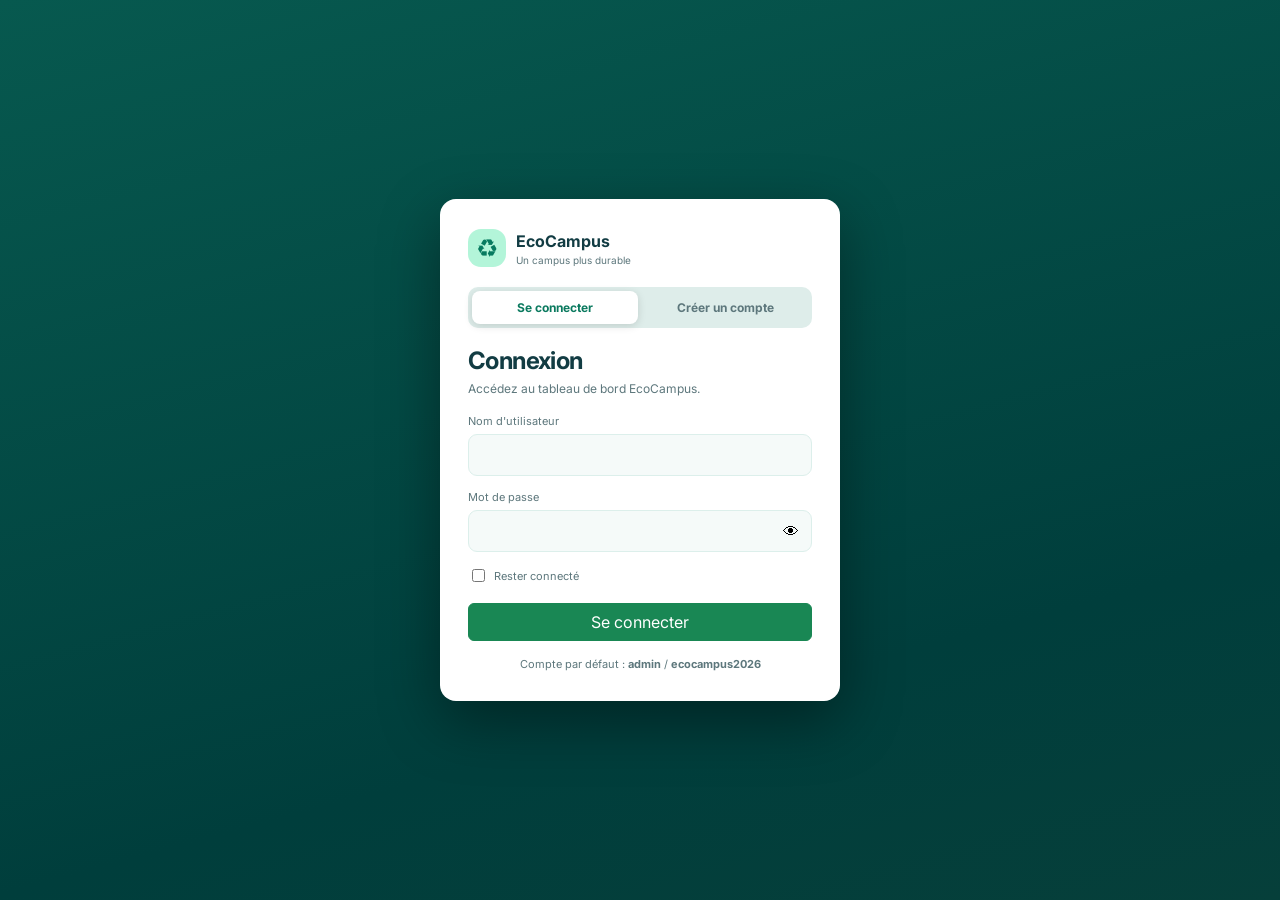
<file: index.html>
<!DOCTYPE html>
<html lang="fr">
  <head>
    <meta charset="UTF-8" />
    <meta name="viewport" content="width=device-width, initial-scale=1.0" />
    <title>EcoCampus — Tableau de bord</title>
    <link rel="stylesheet" href="./css/style.css" />
    <link rel="stylesheet" href="./css/bootstrap-buttons.css" />
  </head>
  <body data-page="dashboard">
    <div class="app-shell">
      <aside class="sidebar">
        <a class="brand" href="index.html"
          ><span class="brand-icon">♻</span>
          <span><b>EcoCampus</b><small>Un campus plus durable</small></span></a>
        <nav class="nav">
          <a class="active" href="index.html"><span><svg class="icon" viewBox="0 0 24 24" fill="none" stroke="currentColor" stroke-width="2" stroke-linecap="round" stroke-linejoin="round" aria-hidden="true"><rect x="3" y="3" width="7" height="9" rx="1"/><rect x="14" y="3" width="7" height="5" rx="1"/><rect x="14" y="12" width="7" height="9" rx="1"/><rect x="3" y="16" width="7" height="5" rx="1"/></svg></span>Tableau de bord</a
          ><a href="./pages/donnees.html"><span><svg class="icon" viewBox="0 0 24 24" fill="none" stroke="currentColor" stroke-width="2" stroke-linecap="round" stroke-linejoin="round" aria-hidden="true"><ellipse cx="12" cy="5" rx="9" ry="3"/><path d="M3 5v14a9 3 0 0 0 18 0V5"/><path d="M3 12a9 3 0 0 0 18 0"/></svg></span>Données</a
          ><a href="./pages/graphique.html"><span><svg class="icon" viewBox="0 0 24 24" fill="none" stroke="currentColor" stroke-width="2" stroke-linecap="round" stroke-linejoin="round" aria-hidden="true"><path d="M3 3v16a2 2 0 0 0 2 2h16"/><path d="M18 17V9"/><path d="M13 17V5"/><path d="M8 17v-3"/></svg></span>Graphiques</a
          ><a href="./pages/batiment.html"><span><svg class="icon" viewBox="0 0 24 24" fill="none" stroke="currentColor" stroke-width="2" stroke-linecap="round" stroke-linejoin="round" aria-hidden="true"><path d="M6 22V4a2 2 0 0 1 2-2h8a2 2 0 0 1 2 2v18Z"/><path d="M6 12H4a2 2 0 0 0-2 2v6a2 2 0 0 0 2 2h2"/><path d="M18 9h2a2 2 0 0 1 2 2v9a2 2 0 0 1-2 2h-2"/><path d="M10 6h4"/><path d="M10 10h4"/><path d="M10 14h4"/><path d="M10 18h4"/></svg></span>Bâtiments</a
          ><a href="./pages/parametres.html"><span><svg class="icon" viewBox="0 0 24 24" fill="none" stroke="currentColor" stroke-width="2" stroke-linecap="round" stroke-linejoin="round" aria-hidden="true"><path d="M12.22 2h-.44a2 2 0 0 0-2 2v.18a2 2 0 0 1-1 1.73l-.43.25a2 2 0 0 1-2 0l-.15-.08a2 2 0 0 0-2.73.73l-.22.38a2 2 0 0 0 .73 2.73l.15.1a2 2 0 0 1 1 1.72v.51a2 2 0 0 1-1 1.74l-.15.09a2 2 0 0 0-.73 2.73l.22.38a2 2 0 0 0 2.73.73l.15-.08a2 2 0 0 1 2 0l.43.25a2 2 0 0 1 1 1.73V20a2 2 0 0 0 2 2h.44a2 2 0 0 0 2-2v-.18a2 2 0 0 1 1-1.73l.43-.25a2 2 0 0 1 2 0l.15.08a2 2 0 0 0 2.73-.73l.22-.39a2 2 0 0 0-.73-2.73l-.15-.08a2 2 0 0 1-1-1.74v-.5a2 2 0 0 1 1-1.74l.15-.09a2 2 0 0 0 .73-2.73l-.22-.38a2 2 0 0 0-2.73-.73l-.15.08a2 2 0 0 1-2 0l-.43-.25a2 2 0 0 1-1-1.73V4a2 2 0 0 0-2-2z"/><circle cx="12" cy="12" r="3"/></svg></span>Paramètres</a
          ><a href="./pages/profil.html"><span><svg class="icon" viewBox="0 0 24 24" fill="none" stroke="currentColor" stroke-width="2" stroke-linecap="round" stroke-linejoin="round" aria-hidden="true"><circle cx="12" cy="12" r="10"/><circle cx="12" cy="10" r="3"/><path d="M7 20.66V19a2 2 0 0 1 2-2h6a2 2 0 0 1 2 2v1.66"/></svg></span>Mon profil</a>
        </nav>
        <div class="sidebar-bottom">
          <div class="campus-line">♧ ♧ ♧</div>
          <b>Ensemble pour un campus<br />plus durable</b>
        </div>
      </aside>
      <main class="main">
        <header class="topbar">
          <div class="mobile-brand">♻ EcoCampus</div>
          <label class="search"
            >⌕ <input placeholder="Rechercher un bâtiment, une ressource..."
          /></label>
          <div class="top-actions">
            <button class="icon-btn" title="Thème" id="themeToggle">☼</button
            ><button class="icon-btn" title="Notifications">♧</button
            ><span class="avatar">G</span
            ><span class="profile">Groupe DSI2</span>
          </div>
        </header>
        <section class="content">
          <div class="welcome hero">
            <div>
              <span class="eyebrow">TABLEAU DE BORD ÉCOLOGIQUE</span>
              <h1>Bienvenue sur EcoCampus</h1>
              <p>
                Suivez et optimisez la consommation énergétique<br />de vos
                bâtiments.
              </p>
              <a class="btn btn-light" href="./pages/graphique.html"
                >Explorer les statistiques →</a
              >
            </div>
          </div>
          <div class="metric-grid">
            <article class="metric green">
              <div class="metric-head">
                <span class="metric-icon">ϟ</span><span>Électricité</span>
              </div>
              <strong>0 <small>kWh</small></strong>
              <p class="muted">Chargement…</p>
            </article>
            <article class="metric blue">
              <div class="metric-head">
                <span class="metric-icon">♒</span><span>Eau</span>
              </div>
              <strong>0 <small>m³</small></strong>
              <p class="muted">Chargement…</p>
            </article>
            <article class="metric orange">
              <div class="metric-head">
                <span class="metric-icon">♨</span><span>Chauffage</span>
              </div>
              <strong>0 <small>kWh</small></strong>
              <p class="muted">Chargement…</p>
            </article>
            <article class="metric purple">
              <div class="metric-head">
                <span class="metric-icon">△</span><span>Anomalies</span>
              </div>
              <strong>0 <small>alertes</small></strong>
              <p class="muted">Bâtiments concernés</p>
            </article>
          </div>
          <div class="two-col">
            <article class="panel">
              <div class="panel-heading">
                <div>
                  <h2>Consommation globale du campus</h2>
                  <p>Évolution quotidienne des ressources</p>
                </div>
                <a href="./pages/graphique.html" class="text-link"
                  >Voir plus ↗</a
                >
              </div>
              <div class="chart-legend">
                <span class="dot green-dot">Électricité</span
                ><span class="dot blue-dot">Eau</span
                ><span class="dot orange-dot">Chauffage</span>
              </div>
              <div class="line-chart"></div>
            </article>
            <article class="panel alerts">
              <div class="panel-heading">
                <div>
                  <h2>Dernières alertes</h2>
                  <p>Événements nécessitant votre attention</p>
                </div>
                <span class="alert-count">0</span>
              </div>
              <div class="alert-item">
                <span class="alert-symbol">!</span>
                <div><b>Chargement…</b><small></small></div>
              </div>
              <a class="text-link" href="./pages/donnees.html"
                >Voir toutes les alertes →</a
              >
            </article>
          </div>
          <article class="panel quick-panel">
            <div class="panel-heading">
              <div>
                <h2>Accès rapide</h2>
                <p>Les outils essentiels en un clic</p>
              </div>
            </div>
            <div class="quick-grid">
              <a href="./pages/donnees.html"
                ><span class="quick-icon green-bg">▤</span
                ><b>Voir les données</b><small>Tableau complet</small></a
              >
              <a href="./pages/graphique.html"
                ><span class="quick-icon blue-bg">▥</span
                ><b>Voir les graphiques</b
                ><small>Analyses et tendances</small></a
              >
              <a href="./pages/batiment.html"
                ><span class="quick-icon mint-bg">▦</span
                ><b>Voir les bâtiments</b><small>Parc immobilier</small></a
              >
              <a href="./pages/parametres.html"
                ><span class="quick-icon purple-bg">⚙</span><b>Paramètres</b
                ><small>Configuration</small></a
              >
            </div>
          </article>
        </section>
        <footer class="footer">
          <span>♻ EcoCampus</span
          ><span>© 2026 EcoCampus · Tous droits réservés</span
          ><span><a href="#">Aide</a> · <a href="#">Contact</a></span>
        </footer>
      </main>
    </div>
    <script src="./js/script.js"></script>
  </body>
</html>
</file>
<file: css/style.css>
@import url("https://fonts.googleapis.com/css2?family=Inter:wght@400;500;600;700;800&display=swap");
:root {
  --ink: #123c43;
  --muted: #759097;
  --green: #087c62;
  --green2: #10ad82;
  --pale: #e9f8f2;
  --line: #dcefeb;
  --bg: #f5faf9;
  --panel: #fff;
  --shadow: 0 5px 22px rgba(14, 89, 79, 0.055);
}
* {
  box-sizing: border-box;
}
body {
  margin: 0;
  background: var(--bg);
  color: var(--ink);
  font-family: Inter, Arial, sans-serif;
  font-size: 13px;
}
a {
  color: inherit;
  text-decoration: none;
}
button,
input,
select {
  font: inherit;
}
button {
  cursor: pointer;
}
.app-shell {
  display: flex;
  min-height: 100vh;
}
.sidebar {
  width: 218px;
  flex: 0 0 218px;
  background: linear-gradient(165deg, #07594f, #003e3c 72%, #063f3a);
  color: #e9fffa;
  padding: 22px 13px 18px;
  display: flex;
  flex-direction: column;
  position: relative;
  overflow: hidden;
}
.sidebar:after {
  content: "";
  position: absolute;
  width: 230px;
  height: 230px;
  border: 1px solid #4bc6a355;
  border-radius: 50%;
  bottom: -145px;
  left: -70px;
  box-shadow: 0 0 0 18px #4bc6a311, 0 0 0 40px #4bc6a30b;
}
.brand {
  display: flex;
  align-items: center;
  gap: 10px;
  padding: 0 9px 29px;
  position: relative;
  z-index: 1;
}
.brand-icon {
  width: 38px;
  height: 38px;
  display: grid;
  place-items: center;
  border-radius: 13px;
  background: #b3f5d9;
  color: #087b60;
  font-size: 25px;
}
.brand b {
  display: block;
  font-size: 16px;
  letter-spacing: -0.4px;
}
.brand small {
  display: block;
  font-size: 9px;
  color: #a6d6ca;
  margin-top: 4px;
}
.nav {
  display: grid;
  gap: 7px;
  position: relative;
  z-index: 1;
}
.nav a {
  display: flex;
  align-items: center;
  gap: 12px;
  padding: 12px 11px;
  border-radius: 9px;
  color: #c0e5dc;
  font-size: 12px;
  transition: 0.2s;
}
.nav a span {
  display: inline-flex;
  width: 18px;
  height: 18px;
  flex-shrink: 0;
}
.icon {
  width: 100%;
  height: 100%;
}
.nav a:hover,
.nav a.active {
  background: linear-gradient(90deg, #0ab58a, #078d72);
  color: #fff;
  box-shadow: 0 5px 14px #001c1a30;
}
.sidebar-bottom {
  margin-top: auto;
  text-align: center;
  padding: 22px 0 3px;
  color: #b9e4d9;
  font-size: 10px;
  line-height: 1.7;
  position: relative;
  z-index: 1;
}
.campus-line {
  font-size: 30px;
  color: #6bd8ac;
  letter-spacing: 4px;
  margin-bottom: 7px;
}
.main {
  min-width: 0;
  flex: 1;
  display: flex;
  flex-direction: column;
}
.topbar {
  height: 67px;
  background: #fff;
  border-bottom: 1px solid #e4f0ed;
  display: flex;
  align-items: center;
  padding: 0 30px;
  gap: 24px;
  position: sticky;
  top: 0;
  z-index: 5;
}
.search {
  display: flex;
  align-items: center;
  gap: 10px;
  background: #f7fbfa;
  border: 1px solid #e3efed;
  border-radius: 9px;
  padding: 0 13px;
  color: #76a29a;
  min-width: 180px;
  height: 38px;
  flex: 1;
  max-width: 490px;
}
.search input {
  background: transparent;
  border: 0;
  outline: 0;
  width: 100%;
  color: var(--ink);
  font-size: 11px;
}
.top-actions {
  display: flex;
  align-items: center;
  gap: 12px;
  margin-left: auto;
}
.icon-btn {
  border: 0;
  background: #f0faf6;
  color: #0a886c;
  border-radius: 9px;
  width: 34px;
  height: 34px;
  font-size: 18px;
}
.avatar {
  display: grid;
  place-items: center;
  background: #e1f4ed;
  border: 2px solid #fff;
  box-shadow: 0 0 0 1px #cde7de;
  border-radius: 50%;
  width: 31px;
  height: 31px;
  color: #06775f;
  font-weight: 800;
}
.profile {
  font-size: 11px;
  font-weight: 700;
}
.mobile-brand {
  display: none;
}
.content {
  padding: 25px 30px 30px;
  flex: 1;
  max-width: 1600px;
  width: 100%;
  margin: 0 auto;
}
.eyebrow {
  font-size: 9px;
  letter-spacing: 1.2px;
  color: #159878;
  font-weight: 800;
}
.welcome {
  border-radius: 15px;
  min-height: 174px;
  padding: 24px 27px;
  display: flex;
  align-items: center;
  justify-content: space-between;
  overflow: hidden;
  position: relative;
}
.hero {
  background: linear-gradient(100deg, #064c45ed, #0a7867e8 55%, #19a77fbb),
    url("https://images.unsplash.com/photo-1497366754035-f200968a6e72?auto=format&fit=crop&w=1500&q=80")
      center/cover;
  color: #fff;
  box-shadow: 0 8px 25px #0a716027;
}
.hero h1 {
  font-size: 25px;
  letter-spacing: -0.8px;
  margin: 8px 0;
}
.hero p {
  font-size: 12px;
  line-height: 1.7;
  color: #ddf8ee;
  margin: 0 0 15px;
}
.hero .eyebrow {
  color: #a5f6d9;
}
.weather {
  width: 118px;
  height: 111px;
  border: 1px solid #ffffff55;
  background: #ffffffed;
  color: #15564e;
  border-radius: 12px;
  display: flex;
  align-items: center;
  justify-content: center;
  flex-direction: column;
  gap: 4px;
  box-shadow: 0 5px 18px #003c3533;
  text-align: center;
  flex-shrink: 0;
}
.weather span {
  font-size: 24px;
}
.weather small {
  font-size: 9px;
  color: #6a8983;
  text-align: center;
}
.weather strong {
  font-size: 21px;
}
.metric-grid {
  display: grid;
  grid-template-columns: repeat(4, minmax(0, 1fr));
  gap: 14px;
  margin: 17px 0;
}
.metric {
  background: var(--panel);
  border: 1px solid var(--line);
  border-radius: 13px;
  padding: 16px 17px;
  box-shadow: var(--shadow);
  min-width: 0;
}
.metric-head {
  display: flex;
  align-items: center;
  gap: 9px;
  font-size: 11px;
  color: #4f7774;
  font-weight: 700;
}
.metric-icon {
  display: grid;
  place-items: center;
  width: 31px;
  height: 31px;
  border-radius: 10px;
  background: #d9f8e9;
  color: #079b70;
  font-size: 21px;
}
.metric > strong {
  display: block;
  font-size: 23px;
  letter-spacing: -0.8px;
  margin: 10px 0 7px;
  color: #153f46;
}
.metric > strong small {
  font-size: 10px;
  letter-spacing: 0;
  color: #7b9995;
  font-weight: 500;
}
.positive {
  color: #08a276 !important;
}
.negative {
  color: #ef7a3d !important;
}
.muted {
  color: #879d9b !important;
}
.metric p {
  margin: 0;
  font-size: 11px;
  font-weight: 700;
}
.metric p span {
  font-size: 9px;
  color: #8aa19e;
  font-weight: 500;
  margin-left: 4px;
}
.two-col {
  display: grid;
  grid-template-columns: minmax(0, 1.55fr) minmax(300px, 1fr);
  gap: 15px;
}
.panel {
  background: var(--panel);
  border: 1px solid var(--line);
  border-radius: 13px;
  padding: 18px;
  box-shadow: var(--shadow);
  min-width: 0;
}
.panel-heading {
  display: flex;
  align-items: center;
  justify-content: space-between;
  gap: 12px;
  margin-bottom: 15px;
}
.panel h2,
.building-info h2,
.settings-card h2 {
  font-size: 13px;
  margin: 0;
  color: #17484e;
  letter-spacing: -0.2px;
}
.panel-heading p {
  margin: 5px 0 0;
  font-size: 10px;
  color: #91a8a5;
}
.text-link {
  color: #078c6c;
  font-weight: 700;
  font-size: 10px;
  white-space: nowrap;
}
.chart-legend {
  display: flex;
  gap: 14px;
  align-items: center;
  justify-content: center;
  font-size: 9px;
  color: #779590;
  margin: 5px 0 12px;
}
.dot {
  display: inline-flex;
  align-items: center;
  gap: 6px;
}
.dot:before,
.dot i {
  content: "";
  width: 7px;
  height: 7px;
  border-radius: 50%;
  display: inline-block;
}
.line-chart {
  height: 178px;
  position: relative;
  padding: 3px 0 18px 33px;
}
.alerts .panel-heading {
  margin-bottom: 12px;
}
.alert-count {
  background: #fff0e9;
  color: #e36b39;
  padding: 5px 9px;
  border-radius: 7px;
  font-weight: 800;
}
.alert-item {
  display: flex;
  gap: 10px;
  padding: 12px 0;
  border-bottom: 1px solid #eef4f2;
}
.alert-symbol {
  width: 26px;
  height: 26px;
  display: grid;
  place-items: center;
  flex: 0 0 26px;
  border-radius: 8px;
  background: #fff0eb;
  color: #e56c45;
  font-weight: 900;
}
.alert-item b {
  font-size: 10px;
  display: block;
  margin: 1px 0 5px;
}
.alert-item small {
  font-size: 9px;
  color: #9aadaa;
}
.alerts > .text-link {
  display: inline-block;
  margin-top: 15px;
}
.quick-panel {
  margin-top: 15px;
}
.quick-grid {
  display: grid;
  grid-template-columns: repeat(4, 1fr);
  gap: 12px;
}
.quick-grid a {
  display: grid;
  grid-template-columns: 35px 1fr;
  column-gap: 10px;
  align-items: center;
  padding: 12px;
  border: 1px solid #e4f1ed;
  border-radius: 10px;
  background: #fbfefd;
}
.quick-grid a:hover {
  border-color: #9cdeca;
  background: #f4fcf8;
}
.quick-icon {
  grid-row: span 2;
  width: 35px;
  height: 35px;
  display: grid;
  place-items: center;
  border-radius: 10px;
  font-size: 18px;
}
.green-bg {
  background: #dff9ec;
  color: #0b9c72;
}
.blue-bg {
  background: #e1f0ff;
  color: #168be6;
}
.mint-bg {
  background: #e2f7f0;
  color: #0b8c70;
}
.purple-bg {
  background: #eee5ff;
  color: #8759e8;
}
.quick-grid b {
  font-size: 10px;
}
.quick-grid small {
  font-size: 9px;
  color: #91a8a4;
  margin-top: 4px;
}
.footer {
  border-top: 1px solid #e0eeea;
  padding: 14px 30px;
  display: flex;
  align-items: center;
  justify-content: space-between;
  color: #8aa29e;
  font-size: 9px;
  background: #fff;
}
.footer span:first-child {
  color: #078568;
  font-weight: 800;
}
.footer a:hover {
  color: #087c62;
}
.page-title {
  display: flex;
  align-items: center;
  justify-content: space-between;
  gap: 20px;
  margin: 0 0 20px;
}
.page-title h1 {
  font-size: 27px;
  letter-spacing: -0.8px;
  margin: 5px 0;
}
.page-title p {
  font-size: 12px;
  color: #799692;
  margin: 0;
}
.filters {
  padding: 15px;
  margin-bottom: 16px;
}
.filter-row {
  display: flex;
  gap: 10px;
  align-items: center;
  flex-wrap: wrap;
}
.filter-row + .filter-row {
  margin-top: 13px;
  padding-top: 12px;
  border-top: 1px solid #edf4f1;
}
.filter-row select,
.date-select,
.building-search select {
  height: 38px;
  border: 1px solid #deeeea;
  background: #fbfefd;
  color: #547a75;
  border-radius: 8px;
  padding: 0 12px;
  font-size: 10px;
  flex: 1;
  min-width: 140px;
  outline: none;
}
.resource-tabs .tab {
  border: 1px solid #e4f0ed;
  background: #fff;
  color: #698c86;
  border-radius: 8px;
  padding: 9px 12px;
  font-size: 10px;
}
.tab.active {
  background: #087c62;
  color: #fff;
  border-color: #087c62;
}
.resource-tabs .btn-outline-success {
  margin-left: auto;
}
.table-panel {
  padding: 18px;
}
.small-badge {
  font-size: 9px;
  color: #078c6c;
  background: #e9faf3;
  padding: 7px 9px;
  border-radius: 7px;
}
.table-wrap {
  overflow-x: auto;
}
table {
  width: 100%;
  border-collapse: collapse;
  white-space: nowrap;
  text-align: left;
}
th {
  font-size: 9px;
  color: #819c97;
  font-weight: 700;
  background: #f6fbf9;
  padding: 13px 11px;
  border-bottom: 1px solid #e6f0ed;
}
td {
  font-size: 10px;
  color: #547773;
  padding: 14px 11px;
  border-bottom: 1px solid #edf4f2;
}
tbody tr:hover {
  background: #f9fdfb;
}
.resource-label {
  color: #0b9b73;
  font-weight: 700;
}
.water-text {
  color: #168be6;
}
.heat-text {
  color: #ef843d;
}
.status {
  display: inline-block;
  border-radius: 20px;
  padding: 5px 9px;
  font-size: 9px;
  font-weight: 700;
}
.row-action {
  display: inline-flex;
  align-items: center;
  justify-content: center;
  width: 30px;
  height: 30px;
  padding: 7px;
  border: 1px solid transparent;
  border-radius: 8px;
  background: #e9faf3;
  color: #0a8d6d;
  cursor: pointer;
  transition: 0.15s;
  vertical-align: middle;
}
.row-action:hover {
  background: #0a8d6d;
  color: #fff;
}
.delete-row {
  background: #fdecec;
  color: #dc2626;
}
.delete-row:hover {
  background: #dc2626;
  color: #fff;
}
.row-action:focus-visible {
  outline: 2px solid currentColor;
  outline-offset: 2px;
}
.table-bottom {
  display: flex;
  justify-content: space-between;
  align-items: center;
  margin-top: 14px;
  color: #8ba19d;
  font-size: 10px;
}
.pagination {
  display: flex;
  gap: 5px;
}
.pagination button {
  border: 1px solid #e2efeb;
  background: #fff;
  border-radius: 5px;
  min-width: 27px;
  height: 27px;
  color: #6c918a;
  font-size: 10px;
}
.pagination .selected {
  background: #087c62;
  color: #fff;
  border-color: #087c62;
}
.notice {
  margin-top: 13px;
  padding: 13px 16px;
  background: #edf9f5;
  border: 1px solid #d4f0e5;
  border-radius: 9px;
  color: #56857a;
  font-size: 10px;
}
.notice span {
  color: #0a9b72;
  margin-right: 8px;
}
.date-select {
  max-width: 245px;
  flex: 0 1 245px;
}
.chart-tabs,
.settings-tabs,
.detail-tabs {
  display: flex;
  gap: 7px;
  margin: 0 0 15px;
  flex-wrap: wrap;
}
.chart-tabs .tab,
.settings-tabs .tab,
.detail-tabs .tab {
  border: 1px solid #dceee8;
  background: #fff;
  border-radius: 8px;
  padding: 10px 17px;
  color: #648c83;
  font-size: 10px;
}
.chart-tabs .tab.active,
.settings-tabs .tab.active,
.detail-tabs .tab.active {
  background: #087c62;
  color: #fff;
}
.chart-grid {
  display: grid;
  grid-template-columns: repeat(2, minmax(0, 1fr));
  gap: 15px;
}
.donut-area {
  display: flex;
  align-items: center;
  justify-content: center;
  gap: 25px;
  padding: 8px 0 12px;
}
.donut {
  width: 148px;
  height: 148px;
  border-radius: 50%;
  background: conic-gradient(#10b985 0 51%, #168be6 51% 64%, #f68b3b 64% 100%);
  display: grid;
  place-items: center;
  position: relative;
  flex-shrink: 0;
}
.donut:before {
  content: "";
  position: absolute;
  inset: 17px;
  border-radius: 50%;
  background: #fff;
}
.donut > div {
  position: relative;
  z-index: 1;
  display: flex;
  flex-direction: column;
  align-items: center;
  gap: 3px;
}
.donut b {
  font-size: 10px;
  color: #7b9b94;
}
.donut strong {
  font-size: 19px;
  color: #194c50;
}
.donut small {
  font-size: 9px;
  color: #7b9b94;
}
.legend-list {
  display: grid;
  gap: 15px;
  min-width: 120px;
}
.legend-list span {
  display: flex;
  align-items: center;
  gap: 7px;
  font-size: 10px;
  color: #648781;
}
.legend-list b {
  margin-left: auto;
  color: #1d5556;
}
.legend-list .dot:before {
  width: 8px;
  height: 8px;
}
.tall {
  height: 210px;
}
.bar-chart {
  height: 190px;
  display: flex;
  align-items: flex-end;
  justify-content: space-around;
  border-bottom: 1px solid #e3efec;
  padding: 12px 8px 0;
}
.rank-list {
  display: grid;
  gap: 15px;
  padding: 9px 0;
}
.rank-list > div {
  display: grid;
  grid-template-columns: 90px 1fr 45px;
  gap: 9px;
  align-items: center;
  font-size: 10px;
  color: #628680;
}
.rank-list i {
  height: 9px;
  background: #edf5f2;
  border-radius: 10px;
  overflow: hidden;
}
.rank-list i b {
  display: block;
  height: 100%;
  border-radius: 10px;
  background: linear-gradient(90deg, #11b884, #0b8e9d);
}
.rank-list strong {
  text-align: right;
  color: #24565a;
  font-size: 10px;
}
.compact {
  gap: 17px;
}
.compact .donut {
  width: 120px;
  height: 120px;
}
.compact .donut:before {
  inset: 14px;
}
.anomaly-donut {
  background: conic-gradient(#10b985 0 50%, #168be6 50% 75%, #f68b3b 75% 100%);
}
.trend-panel {
  position: relative;
}
.trend-panel > p {
  font-size: 12px;
  line-height: 1.8;
  color: #638780;
  max-width: 230px;
  margin: 15px 0;
}
.trend-icon {
  width: 54px;
  height: 54px;
  display: grid;
  place-items: center;
  border-radius: 14px;
  background: #e4f9ee;
  color: #10ae7e;
  font-size: 33px;
  margin: 25px 0 5px;
}
.building-search {
  display: flex;
  gap: 12px;
  margin-bottom: 17px;
}
.building-search .search {
  max-width: none;
  flex: 1;
}
.building-search select {
  max-width: 190px;
}
.building-grid {
  display: grid;
  grid-template-columns: repeat(3, minmax(0, 1fr));
  gap: 15px;
}
.building-card {
  background: #fff;
  border: 1px solid #dceee8;
  border-radius: 13px;
  overflow: hidden;
  box-shadow: var(--shadow);
}
.building-photo {
  height: 125px;
  position: relative;
  background-size: cover;
  background-position: center;
}
.building-photo:after {
  content: "";
  position: absolute;
  inset: 0;
  background: linear-gradient(0deg, #003f3a80, transparent 70%);
}
.building-photo span {
  position: absolute;
  z-index: 1;
  bottom: 10px;
  left: 12px;
  background: #ffffffdc;
  color: #176358;
  border-radius: 5px;
  padding: 5px 7px;
  font-size: 8px;
  font-weight: 800;
  letter-spacing: 0.7px;
}
.photo-one {
  background-image: url("https://images.unsplash.com/photo-1562774053-701939374585?auto=format&fit=crop&w=800&q=80");
}
.photo-two {
  background-image: url("https://images.unsplash.com/photo-1564981797816-1043664bf78d?auto=format&fit=crop&w=800&q=80");
}
.photo-three {
  background-image: url("https://images.unsplash.com/photo-1507842217343-583bb7270b66?auto=format&fit=crop&w=800&q=80");
}
.photo-four {
  background-image: url("https://images.unsplash.com/photo-1555854877-bab0e564b8d5?auto=format&fit=crop&w=800&q=80");
}
.photo-five {
  background-image: url("https://images.unsplash.com/photo-1486406146926-c627a92ad1ab?auto=format&fit=crop&w=800&q=80");
}
.building-info {
  padding: 14px;
}
.building-info h2 {
  font-size: 12px;
  margin-bottom: 12px;
}
.building-value {
  font-size: 17px;
  font-weight: 800;
  display: flex;
  align-items: center;
  gap: 5px;
}
.building-value small {
  font-size: 9px;
  color: #83a09a;
  font-weight: 500;
}
.building-value span {
  margin-left: auto;
  font-size: 10px;
}
.mini-progress {
  height: 5px;
  border-radius: 8px;
  background: #edf5f1;
  margin: 12px 0;
  overflow: hidden;
}
.mini-progress i {
  display: block;
  height: 100%;
  background: #10b985;
  border-radius: 8px;
}
.total-card {
  padding: 20px;
  background: linear-gradient(145deg, #fff, #effbf6);
  display: flex;
  flex-direction: column;
  justify-content: center;
  min-height: 245px;
}
.total-icon {
  font-size: 28px;
  color: #0da87b;
  margin-bottom: 12px;
}
.total-card h2 {
  margin: 8px 0;
}
.total-card > strong {
  font-size: 26px;
  margin: 6px 0;
}
.total-card > strong small {
  font-size: 11px;
  color: #7d9a93;
}
.total-card p {
  font-size: 11px;
  font-weight: 700;
}
.total-card p span {
  font-weight: 500;
  color: #7d9a93;
}
.total-illustration {
  font-size: 25px;
  margin-top: 10px;
  text-align: right;
}
.sustainability {
  display: flex;
  align-items: center;
  gap: 13px;
  margin-top: 16px;
  padding: 14px 18px;
  border: 1px solid #d7eee4;
  border-radius: 11px;
  background: #eefaf5;
}
.sustainability > span {
  font-size: 28px;
  color: #0b9b70;
}
.sustainability b {
  font-size: 11px;
}
.sustainability p {
  margin: 5px 0 0;
  color: #7b9a92;
  font-size: 10px;
}
.sustainability > a {
  margin-left: auto;
  color: #0a906c;
  font-weight: 700;
  font-size: 10px;
}
.settings-grid {
  display: grid;
  grid-template-columns: 1fr 1fr;
  gap: 15px;
}
.settings-card {
  padding: 22px;
}
.settings-card h2 {
  margin-bottom: 17px;
}
.settings-card > label {
  display: grid;
  gap: 7px;
  font-size: 10px;
  color: #71928a;
  margin-bottom: 15px;
}
.settings-card input:not([type="radio"]):not([type="checkbox"]),
.settings-card select {
  width: 100%;
  height: 38px;
  border: 1px solid #dceee8;
  border-radius: 8px;
  padding: 0 11px;
  color: #4e7770;
  background: #fbfefd;
  outline: none;
}
.settings-card .subhead {
  border-top: 1px solid #eaf3f0;
  padding-top: 19px;
  margin-top: 22px;
}
.full {
  width: 100%;
  margin-top: 10px;
}
.radio-row {
  display: flex;
  gap: 25px;
  margin: 8px 0 17px;
  color: #4f7a72;
}
.radio-row label {
  display: flex;
  align-items: center;
  gap: 7px;
  font-size: 11px;
}
.setting-link {
  display: flex;
  justify-content: space-between;
  padding: 12px 0;
  border-bottom: 1px solid #edf4f1;
  font-size: 11px;
  color: #4d7971;
}
.switch-row {
  display: flex !important;
  align-items: center;
  justify-content: space-between;
}
.switch {
  accent-color: #078c6c;
}
.breadcrumbs {
  font-size: 10px;
  color: #7c9a93;
  margin-bottom: 15px;
}
.breadcrumbs a {
  color: #0a906c;
}
.detail-title {
  align-items: center;
}
.detail-actions {
  display: flex;
  align-items: center;
  gap: 13px;
}
.detail-photo {
  width: 110px;
  height: 70px;
  border-radius: 10px;
  background: url("https://images.unsplash.com/photo-1507842217343-583bb7270b66?auto=format&fit=crop&w=400&q=80")
    center/cover;
}
.detail-metrics {
  grid-template-columns: repeat(3, minmax(0, 1fr));
}
.detail-tabs {
  margin-top: 5px;
}
.detail-columns {
  grid-template-columns: minmax(0, 1.7fr) minmax(240px, 0.8fr);
}
.details-panel dl {
  display: grid;
  grid-template-columns: 1fr 1.2fr;
  gap: 15px 8px;
  font-size: 10px;
}
.details-panel dt {
  color: #7c9b94;
}
.details-panel dd {
  margin: 0;
  color: #255c59;
  font-weight: 700;
}
.recent-alert {
  margin-top: 15px;
  display: flex;
  align-items: center;
  justify-content: space-between;
  background: #fffaf7;
  border-color: #f5e5dc;
}
.recent-alert h2 {
  color: #d66d43;
  margin-bottom: 10px;
}
.recent-alert p {
  margin: 0;
  font-size: 10px;
  color: #7a8f8b;
}
.recent-alert p small {
  display: block;
  margin-top: 6px;
  color: #9caeaa;
}
.dark-mode {
  --ink: #e1f5ef;
  --muted: #a0bdb6;
  --bg: #102a2a;
  --panel: #173735;
  --line: #28534c;
  --shadow: 0 5px 22px #001b1a30;
}
.dark-mode .topbar,
.dark-mode .footer {
  background: #173735;
  border-color: #28534c;
}
.dark-mode .panel h2,
.dark-mode .building-info h2,
.dark-mode .settings-card h2,
.dark-mode .metric > strong {
  color: #d9f5eb;
}
.dark-mode .search,
.dark-mode .filter-row select,
.dark-mode .date-select,
.dark-mode .building-search select,
.dark-mode .settings-card input,
.dark-mode .settings-card select,
.dark-mode .chart-tabs .tab,
.dark-mode .settings-tabs .tab,
.dark-mode .detail-tabs .tab,
.dark-mode .resource-tabs .tab,
.dark-mode .filter-input {
  background: #204541;
  color: #d9f5eb;
  border-color: #35635a;
}
.dark-mode .pagination button {
  background: #204541;
  color: #d9f5eb;
  border-color: #35635a;
}
.dark-mode .tab.active,
.dark-mode .pagination .selected {
  background: #087c62;
  color: #fff;
}
.dark-mode .metric {
  background: #173735;
}
.dark-mode td {
  color: #c0d9d2;
  border-color: #28534c;
}
.dark-mode th {
  background: #204541;
  color: #b1d0c8;
}
.dark-mode .donut:before {
  background: #173735;
}
.dark-mode .donut strong {
  color: #d9f5eb;
}
.dark-mode .building-card,
.dark-mode .quick-grid a {
  background: #173735;
  border-color: #28534c;
}
.dark-mode .total-card {
  background: #173735;
}
.dark-mode .quick-grid b {
  color: #d9f5eb;
}
.dark-mode .notice,
.dark-mode .sustainability {
  background: #173735;
  border-color: #28534c;
  color: #b1d0c8;
}
.dark-mode .icon-btn,
.dark-mode .avatar {
  background: #204541;
  color: #d9f5eb;
}
@media (max-width: 1100px) {
  .sidebar {
    width: 190px;
    flex-basis: 190px;
  }
  .content {
    padding: 20px;
  }
  .topbar {
    padding: 0 20px;
  }
  .metric-grid {
    gap: 9px;
  }
  .metric {
    padding: 13px;
  }
  .metric > strong {
    font-size: 20px;
  }
  .two-col {
    grid-template-columns: 1.25fr 1fr;
  }
  .building-grid {
    grid-template-columns: repeat(2, minmax(0, 1fr));
  }
  .quick-grid {
    grid-template-columns: repeat(2, 1fr);
  }
}
@media (max-width: 760px) {
  .app-shell {
    display: block;
  }
  .sidebar {
    width: auto;
    display: block;
    padding: 12px;
    position: static;
  }
  .brand {
    padding: 0 6px 12px;
  }
  .sidebar-bottom {
    display: none;
  }
  .nav {
    display: flex;
    overflow-x: auto;
    gap: 5px;
  }
  .nav a {
    white-space: nowrap;
    padding: 10px;
    font-size: 10px;
  }
  .nav a span {
    display: none;
  }
  .topbar {
    height: 57px;
    padding: 0 13px;
    gap: 10px;
  }
  .mobile-brand {
    display: block;
    white-space: nowrap;
    font-size: 12px;
    font-weight: 800;
    color: #078568;
  }
  .topbar .search {
    max-width: none;
    min-width: 0;
    height: 34px;
  }
  .profile,
  .top-actions .icon-btn:nth-child(2) {
    display: none;
  }
  .top-actions {
    gap: 7px;
  }
  .content {
    padding: 16px 12px 22px;
  }
  .welcome {
    padding: 20px;
    min-height: 160px;
    gap: 12px;
  }
  .hero h1 {
    font-size: 21px;
  }
  .weather {
    width: 96px;
    height: 100px;
  }
  .metric-grid {
    grid-template-columns: repeat(2, minmax(0, 1fr));
    gap: 9px;
  }
  .metric {
    padding: 13px;
  }
  .metric > strong {
    font-size: 20px;
  }
  .two-col,
  .chart-grid,
  .settings-grid,
  .detail-columns {
    grid-template-columns: 1fr;
  }
  .quick-grid {
    grid-template-columns: repeat(2, minmax(0, 1fr));
  }
  .footer {
    padding: 13px;
    gap: 8px;
    flex-wrap: wrap;
  }
  .page-title {
    align-items: flex-start;
    flex-direction: column;
  }
  .page-title .btn {
    align-self: flex-start;
  }
  .date-select {
    max-width: none;
    flex: 1 1 auto;
    width: 100%;
  }
  .filter-row select,
  .filter-row .filter-input {
    min-width: calc(50% - 8px);
  }
  .filter-row .btn {
    flex: 1;
  }
  .resource-tabs .btn-outline-success {
    margin-left: 0;
  }
  .table-bottom {
    gap: 12px;
    flex-wrap: wrap;
  }
  .building-grid {
    grid-template-columns: repeat(2, minmax(0, 1fr));
    gap: 9px;
  }
  .building-photo {
    height: 100px;
  }
  .building-info {
    padding: 10px;
  }
  .building-value {
    font-size: 14px;
  }
  .building-value span {
    font-size: 9px;
  }
  .building-search {
    flex-wrap: wrap;
  }
  .building-search select {
    max-width: none;
  }
  .donut-area {
    gap: 15px;
  }
  .donut {
    width: 125px;
    height: 125px;
  }
  .legend-list {
    min-width: 100px;
  }
  .detail-actions {
    width: 100%;
    justify-content: space-between;
  }
  .detail-photo {
    width: 85px;
  }
  .detail-title {
    gap: 12px;
  }
  .detail-metrics {
    grid-template-columns: 1fr;
  }
  .recent-alert {
    align-items: flex-start;
    gap: 12px;
    flex-direction: column;
  }
  .chart-tabs .tab,
  .settings-tabs .tab,
  .detail-tabs .tab {
    padding: 9px 11px;
  }
  .settings-card {
    padding: 16px;
  }
  .sustainability {
    flex-wrap: wrap;
  }
}
@media (max-width: 420px) {
  .nav a {
    padding: 9px 8px;
  }
  .nav {
    gap: 2px;
  }
  .brand b {
    font-size: 14px;
  }
  .weather {
    width: 84px;
  }
  .hero p {
    font-size: 10px;
  }
  .hero h1 {
    font-size: 18px;
  }
  .metric > strong {
    font-size: 18px;
  }
  .building-grid {
    grid-template-columns: 1fr;
  }
  .building-photo {
    height: 135px;
  }
  .donut-area {
    flex-direction: column;
  }
  .legend-list {
    width: 100%;
  }
  .profile {
    display: none;
  }
  .filter-row select,
  .filter-row .filter-input {
    min-width: 100%;
  }
}

/* ===== Thème v2 : une couleur = un sens ===== */
:root {
  --c-elec: #7c3aed;
  --c-water: #0284c7;
  --c-heat: #ea580c;
  --c-alert: #dc2626;
  --t-elec: #6d28d9;
  --t-water: #0369a1;
  --t-heat: #c2410c;
  --ok: #0a7f5a;
  --soft: #5d777c;
  --brand: #0b7a5f;
}
.dark-mode {
  --c-elec: #a78bfa;
  --c-water: #38bdf8;
  --c-heat: #fb923c;
  --c-alert: #f87171;
  --t-elec: #c4b5fd;
  --t-water: #7dd3fc;
  --t-heat: #fdba74;
  --ok: #34d399;
  --soft: #9dbab3;
}
:focus-visible {
  outline: 2px solid var(--brand);
  outline-offset: 2px;
}
.green-dot:before,
.green-dot i {
  background: var(--c-elec);
}
.blue-dot:before,
.blue-dot i {
  background: var(--c-water);
}
.orange-dot:before,
.orange-dot i {
  background: var(--c-heat);
}
.metric.green,
.metric.blue,
.metric.orange,
.metric.purple {
  --mc: var(--brand);
  background: linear-gradient(
    145deg,
    var(--panel),
    color-mix(in srgb, var(--mc) 9%, var(--panel))
  );
  border-color: color-mix(in srgb, var(--mc) 28%, var(--line));
}
.metric.green {
  --mc: var(--c-elec);
}
.metric.blue {
  --mc: var(--c-water);
}
.metric.orange {
  --mc: var(--c-heat);
}
.metric.purple {
  --mc: var(--c-alert);
}
.metric .metric-icon {
  background: color-mix(in srgb, var(--mc) 16%, var(--panel));
  color: var(--mc);
}
.resource-label {
  color: var(--t-elec);
}
.water-text {
  color: var(--t-water);
}
.heat-text {
  color: var(--t-heat);
}
.positive {
  color: var(--ok) !important;
}
.negative {
  color: var(--c-alert) !important;
}
.status.normal {
  background: color-mix(in srgb, var(--ok) 14%, transparent);
  color: var(--ok);
}
.status.warning,
.alert-count,
.alert-symbol {
  background: color-mix(in srgb, var(--c-alert) 14%, transparent);
  color: var(--c-alert);
}
.recent-alert {
  background: color-mix(in srgb, var(--c-alert) 6%, var(--panel));
  border-color: color-mix(in srgb, var(--c-alert) 25%, var(--line));
}
.recent-alert h2 {
  color: var(--c-alert);
}
.mini-progress i {
  background: var(--c-elec);
}
.row-alert {
  background: color-mix(in srgb, var(--c-alert) 7%, transparent);
}
.row-alert td:first-child {
  box-shadow: inset 3px 0 var(--c-alert);
}
.panel-heading p,
.page-title p,
.table-bottom,
.alert-item small,
.chart-legend,
.legend-list span,
.metric p span,
.footer,
th,
.breadcrumbs,
.building-value small,
.quick-grid small {
  color: var(--soft);
}
.pagination button:disabled {
  opacity: 0.4;
  cursor: default;
}
.notice.error {
  background: color-mix(in srgb, var(--c-alert) 8%, var(--panel));
  border-color: color-mix(in srgb, var(--c-alert) 30%, var(--line));
  color: var(--c-alert);
  margin: 0 0 16px;
  font-size: 12px;
}
.chart-box {
  position: relative;
  height: 240px;
}
.toast-wrap {
  position: fixed;
  right: 18px;
  bottom: 18px;
  display: grid;
  gap: 8px;
  z-index: 50;
  max-width: calc(100vw - 36px);
}
.toast {
  background: #123c43;
  color: #fff;
  padding: 12px 16px;
  border-radius: 10px;
  font-size: 12px;
  box-shadow: 0 8px 24px #0004;
  border-left: 4px solid var(--ok);
  animation: toastIn 0.35s ease;
}
.toast.alert {
  border-left-color: var(--c-alert);
  animation: toastIn 0.35s ease, pulse 1.2s 0.35s 2;
}
@keyframes toastIn {
  from {
    transform: translateX(30px);
    opacity: 0;
  }
}
@keyframes pulse {
  50% {
    box-shadow: 0 0 0 6px #dc262633;
  }
}
@media (prefers-reduced-motion: reduce) {
  .toast,
  .toast.alert {
    animation: none;
  }
}
@media print {
  .sidebar,
  .topbar,
  .footer,
  .btn,
  .chart-tabs,
  .pagination {
    display: none !important;
  }
  .app-shell {
    display: block;
  }
  .panel {
    box-shadow: none;
    break-inside: avoid;
  }
}

/* ===== Ajouts : dialogues, paramètres, météo, responsive ===== */
[hidden] {
  display: none !important;
}
.modal {
  border: 1px solid var(--line);
  border-radius: 14px;
  padding: 22px;
  width: min(420px, 92vw);
  background: var(--panel);
  color: var(--ink);
  box-shadow: 0 20px 60px #0006;
}
.modal::backdrop {
  background: #0008;
}
.modal h2 {
  margin: 0 0 6px;
  font-size: 16px;
}
.modal p {
  color: var(--soft);
  font-size: 12px;
}
.modal label {
  display: grid;
  gap: 6px;
  font-size: 11px;
  margin-top: 12px;
}
.modal input,
.modal select {
  height: 38px;
  border: 1px solid var(--line);
  border-radius: 8px;
  padding: 0 11px;
  background: var(--bg);
  color: var(--ink);
}
.modal-actions {
  display: flex;
  gap: 10px;
  justify-content: flex-end;
  margin-top: 20px;
}
.filter-row .filter-input {
  height: 38px;
  flex: 1;
  min-width: 140px;
  border: 1px solid #deeeea;
  border-radius: 8px;
  padding: 0 12px;
  font-size: 10px;
  background: var(--panel);
  color: var(--ink);
  outline: none;
}
.settings-pane {
  margin-bottom: 15px;
}
.save-bar {
  margin-top: 5px;
}
body.big-text {
  zoom: 1.15;
}
.settings-card p.muted {
  font-size: 12px;
  line-height: 1.7;
}
.settings-card input[readonly] {
  opacity: 0.7;
}
@media (max-width: 760px) {
  .modal-actions .btn {
    flex: 1;
  }
  .settings-tabs {
    flex-wrap: nowrap;
    overflow-x: auto;
  }
  .settings-tabs .tab {
    white-space: nowrap;
  }
  .save-bar {
    width: 100%;
  }
  .toast-wrap {
    left: 12px;
    right: 12px;
    bottom: 12px;
  }
}

/* ===== Connexion ===== */
.login-body {
  min-height: 100vh;
  display: grid;
  place-items: center;
  padding: 20px;
  background: linear-gradient(165deg, #07594f, #003e3c 72%, #063f3a);
}
.login-card {
  width: min(400px, 100%);
  background: var(--panel);
  color: var(--ink);
  border-radius: 16px;
  padding: 30px 28px;
  box-shadow: 0 20px 60px #0006;
}
.login-brand {
  display: flex;
  align-items: center;
  gap: 10px;
  margin-bottom: 20px;
}
.login-brand b {
  display: block;
  font-size: 16px;
}
.login-brand small {
  display: block;
  font-size: 10px;
  color: var(--soft);
  margin-top: 3px;
}
.login-card h1 {
  font-size: 24px;
  margin: 0 0 6px;
  letter-spacing: -0.6px;
}
.login-sub {
  font-size: 12px;
  color: var(--soft);
  margin: 0 0 18px;
}
.login-card form {
  display: grid;
  gap: 14px;
}
.login-card label {
  display: grid;
  gap: 6px;
  font-size: 11px;
  color: var(--soft);
}
.login-card input:not([type="checkbox"]) {
  width: 100%;
  height: 42px;
  border: 1px solid var(--line);
  border-radius: 9px;
  padding: 0 12px;
  font-size: 13px;
  background: var(--bg);
  color: var(--ink);
  outline: none;
}
.login-card input:focus {
  border-color: var(--brand);
}
.pwd-wrap {
  position: relative;
  display: block;
}
.pwd-wrap input {
  padding-right: 44px !important;
}
.pwd-toggle {
  position: absolute;
  right: 4px;
  top: 4px;
  width: 34px;
  height: 34px;
  border: 0;
  background: transparent;
  font-size: 16px;
  border-radius: 8px;
}
.remember {
  display: flex !important;
  align-items: center;
  gap: 8px;
  grid-template-columns: none;
}
.login-error {
  margin: 0;
  padding: 10px 12px;
  border-radius: 8px;
  font-size: 12px;
  background: color-mix(in srgb, var(--c-alert) 10%, transparent);
  color: var(--c-alert);
}
.login-card .btn {
  margin-top: 4px;
}
.login-hint {
  margin: 16px 0 0;
  font-size: 11px;
  color: var(--soft);
  text-align: center;
}
.shake {
  animation: shake 0.35s;
}
@keyframes shake {
  25% {
    transform: translateX(-6px);
  }
  75% {
    transform: translateX(6px);
  }
}
@media (prefers-reduced-motion: reduce) {
  .shake {
    animation: none;
  }
}

/* ===== Recherche ===== */
.topbar .search {
  position: relative;
}
.search-results {
  position: absolute;
  top: 44px;
  left: 0;
  right: 0;
  background: var(--panel);
  color: var(--ink);
  border: 1px solid var(--line);
  border-radius: 12px;
  box-shadow: 0 12px 32px #0003;
  padding: 6px;
  z-index: 20;
  max-height: 70vh;
  overflow: auto;
}
.search-results h4 {
  margin: 8px 8px 4px;
  font-size: 9px;
  letter-spacing: 1px;
  text-transform: uppercase;
  color: var(--soft);
}
.search-results a {
  display: flex;
  align-items: center;
  gap: 10px;
  padding: 9px 10px;
  border-radius: 8px;
  font-size: 12px;
  color: var(--ink);
}
.search-results a:hover,
.search-results a:focus-visible {
  background: color-mix(in srgb, var(--brand) 12%, transparent);
}
.search-results a span {
  width: 16px;
  text-align: center;
  color: var(--brand);
}
.search-results a small {
  margin-left: auto;
  color: var(--soft);
  font-size: 10px;
}
.hit {
  outline: 2px solid var(--brand);
  outline-offset: 3px;
  border-radius: 6px;
  background: color-mix(in srgb, var(--brand) 10%, transparent);
}
#noBat {
  margin-top: 12px;
  font-size: 12px;
}

.login-tabs {
  display: grid;
  grid-template-columns: 1fr 1fr;
  gap: 4px;
  padding: 4px;
  margin-bottom: 18px;
  border-radius: 10px;
  background: color-mix(in srgb, var(--brand) 10%, var(--bg));
}
.login-tabs button {
  border: 0;
  background: transparent;
  color: var(--soft);
  border-radius: 8px;
  padding: 9px;
  font-size: 12px;
  font-weight: 700;
}
.login-tabs button.active {
  background: var(--panel);
  color: var(--brand);
  box-shadow: 0 2px 8px #0002;
}

/* ===== Période (sélecteur compact) ===== */
.title-actions {
  display: flex;
  align-items: center;
  gap: 10px;
  flex-wrap: wrap;
}
.period {
  position: relative;
}
.period-pill {
  display: inline-flex;
  align-items: center;
  gap: 8px;
  height: 38px;
  padding: 0 14px;
  border-radius: 999px;
  border: 1px solid var(--line);
  background: var(--panel);
  color: var(--ink);
  font-size: 11px;
  font-weight: 700;
  box-shadow: var(--shadow);
  transition: 0.15s;
}
.period-pill:hover {
  border-color: var(--brand);
}
.period-pill.on {
  background: color-mix(in srgb, var(--brand) 12%, var(--panel));
  border-color: var(--brand);
  color: var(--brand);
}
.p-caret {
  font-size: 10px;
  opacity: 0.7;
}
.period-pop {
  position: absolute;
  right: 0;
  top: 46px;
  width: min(330px, 92vw);
  background: var(--panel);
  color: var(--ink);
  border: 1px solid var(--line);
  border-radius: 16px;
  box-shadow: 0 16px 40px #0003;
  padding: 14px;
  z-index: 30;
}
.period-chips {
  display: grid;
  grid-template-columns: 1fr 1fr;
  gap: 6px;
}
.period-chips button {
  border: 1px solid var(--line);
  background: transparent;
  color: var(--ink);
  border-radius: 999px;
  padding: 8px 10px;
  font-size: 11px;
}
.period-chips button:hover {
  border-color: var(--brand);
}
.period-chips button.active {
  background: var(--brand);
  border-color: var(--brand);
  color: #fff;
}
.period-dates {
  display: grid;
  grid-template-columns: 1fr 1fr;
  gap: 8px;
  margin-top: 12px;
  padding-top: 12px;
  border-top: 1px solid var(--line);
}
.period-dates label {
  display: grid;
  gap: 4px;
  font-size: 10px;
  color: var(--soft);
}
.period-dates input {
  height: 36px;
  border: 1px solid var(--line);
  border-radius: 8px;
  padding: 0 8px;
  font-size: 11px;
  background: var(--bg);
  color: var(--ink);
  outline: none;
  min-width: 0;
  width: 100%;
}
.period-foot {
  display: flex;
  justify-content: space-between;
  gap: 8px;
  margin-top: 12px;
  font-size: 10px;
  color: var(--soft);
}
.period-foot b {
  color: var(--brand);
}
.dark-mode input[type="date"] {
  color-scheme: dark;
}
@media (max-width: 760px) {
  .title-actions {
    width: 100%;
  }
  .period-pop {
    left: 0;
    right: auto;
  }
}

/* ===== Page Mon profil ===== */
.profile-link {
  display: flex;
  align-items: center;
  gap: 8px;
  padding: 2px 10px 2px 2px;
  border-radius: 20px;
}
.profile-link:hover {
  background: color-mix(in srgb, var(--brand) 10%, transparent);
}
.profile-hero {
  display: flex;
  align-items: center;
  flex-wrap: wrap;
  gap: 20px;
  margin-bottom: 16px;
  padding: 22px;
}
.profile-avatar {
  display: grid;
  place-items: center;
  flex-shrink: 0;
  width: 72px;
  height: 72px;
  border-radius: 50%;
  background: linear-gradient(135deg, var(--green), var(--green2));
  color: #fff;
  font-size: 30px;
  font-weight: 800;
}
.profile-identity {
  min-width: 0;
}
.profile-identity h2 {
  margin: 0;
  font-size: 20px;
  color: var(--ink);
  overflow-wrap: anywhere;
}
.profile-identity > p {
  margin: 4px 0 9px;
  overflow-wrap: anywhere;
}
.profile-tags {
  display: flex;
  flex-wrap: wrap;
  gap: 6px;
}
.profile-job {
  background: color-mix(in srgb, var(--c-water) 14%, transparent);
  color: var(--t-water);
}
.profile-identity .profile-bio {
  max-width: 460px;
  margin: 10px 0 0;
  font-size: 12px;
  line-height: 1.6;
  color: var(--soft);
}
.profile-facts {
  display: flex;
  flex-wrap: wrap;
  gap: 26px;
  margin: 0 0 0 auto;
}
.profile-facts dt {
  font-size: 9px;
  font-weight: 700;
  letter-spacing: 0.6px;
  text-transform: uppercase;
  color: var(--muted);
}
.profile-facts dd {
  margin: 5px 0 0;
  font-weight: 700;
}
.profile-grid {
  margin-top: 16px;
}
.profile-column {
  display: grid;
  align-content: start;
  gap: 15px;
}
.profile-wide {
  grid-column: 1 / -1;
}
.settings-card textarea {
  width: 100%;
  min-height: 80px;
  padding: 9px 11px;
  border: 1px solid #dceee8;
  border-radius: 8px;
  background: #fbfefd;
  color: #4e7770;
  font: inherit;
  resize: vertical;
  outline: none;
}
/* même précision que la règle claire (.settings-card input:not(...)), sinon elle l'emporte */
.dark-mode .settings-card input:not([type="radio"]):not([type="checkbox"]),
.dark-mode .settings-card textarea {
  background: #204541;
  color: #d9f5eb;
  border-color: #35635a;
}
.dark-mode .setting-link {
  color: var(--ink);
  border-color: var(--line);
}
.char-count {
  justify-self: end;
  font-size: 9px;
  color: var(--muted);
}
#profileForm .login-error {
  margin-bottom: 12px;
}
.favorite-list {
  margin-bottom: 14px;
}
.favorite-list > div {
  display: flex;
  justify-content: space-between;
  gap: 10px;
  padding: 10px 0;
  border-bottom: 1px solid var(--line);
  font-size: 12px;
}
.favorite-empty {
  margin: 12px 0 0;
  font-size: 12px;
  line-height: 1.6;
}
.activity-list {
  margin: 0;
  padding: 0;
  list-style: none;
}
.activity-list li {
  display: grid;
  grid-template-columns: 28px 1fr auto;
  align-items: center;
  gap: 10px;
  padding: 9px 0;
  border-bottom: 1px solid var(--line);
  font-size: 12px;
}
.activity-list li:last-child {
  border-bottom: 0;
}
.activity-list li.muted {
  display: block;
}
.activity-list small {
  color: var(--muted);
  white-space: nowrap;
}
.activity-icon {
  display: grid;
  place-items: center;
  width: 28px;
  height: 28px;
  border-radius: 50%;
  background: color-mix(in srgb, var(--ok) 14%, transparent);
  color: var(--ok);
  font-weight: 800;
}
.activity-icon.modif {
  background: color-mix(in srgb, var(--c-water) 14%, transparent);
  color: var(--t-water);
}
.activity-icon.suppression {
  background: color-mix(in srgb, var(--c-alert) 14%, transparent);
  color: var(--c-alert);
}
@media (max-width: 760px) {
  .profile-facts {
    margin-left: 0;
    gap: 16px;
  }
  .activity-list li {
    grid-template-columns: 28px 1fr;
  }
  .activity-list small {
    grid-column: 2;
  }
}.del-bat {
  width: 100%;
  margin-top: 10px;
}

/* Boutons Modifier / Supprimer en mode sombre */
.dark-mode .row-action {
  background: #0a8d6d26;
  color: #34d399;
}
.dark-mode .delete-row {
  background: #dc262626;
  color: #f87171;
}
.dark-mode .row-action:hover {
  background: #0a8d6d;
  color: #fff;
}
.dark-mode .delete-row:hover {
  background: #dc2626;
  color: #fff;
}
</file>
